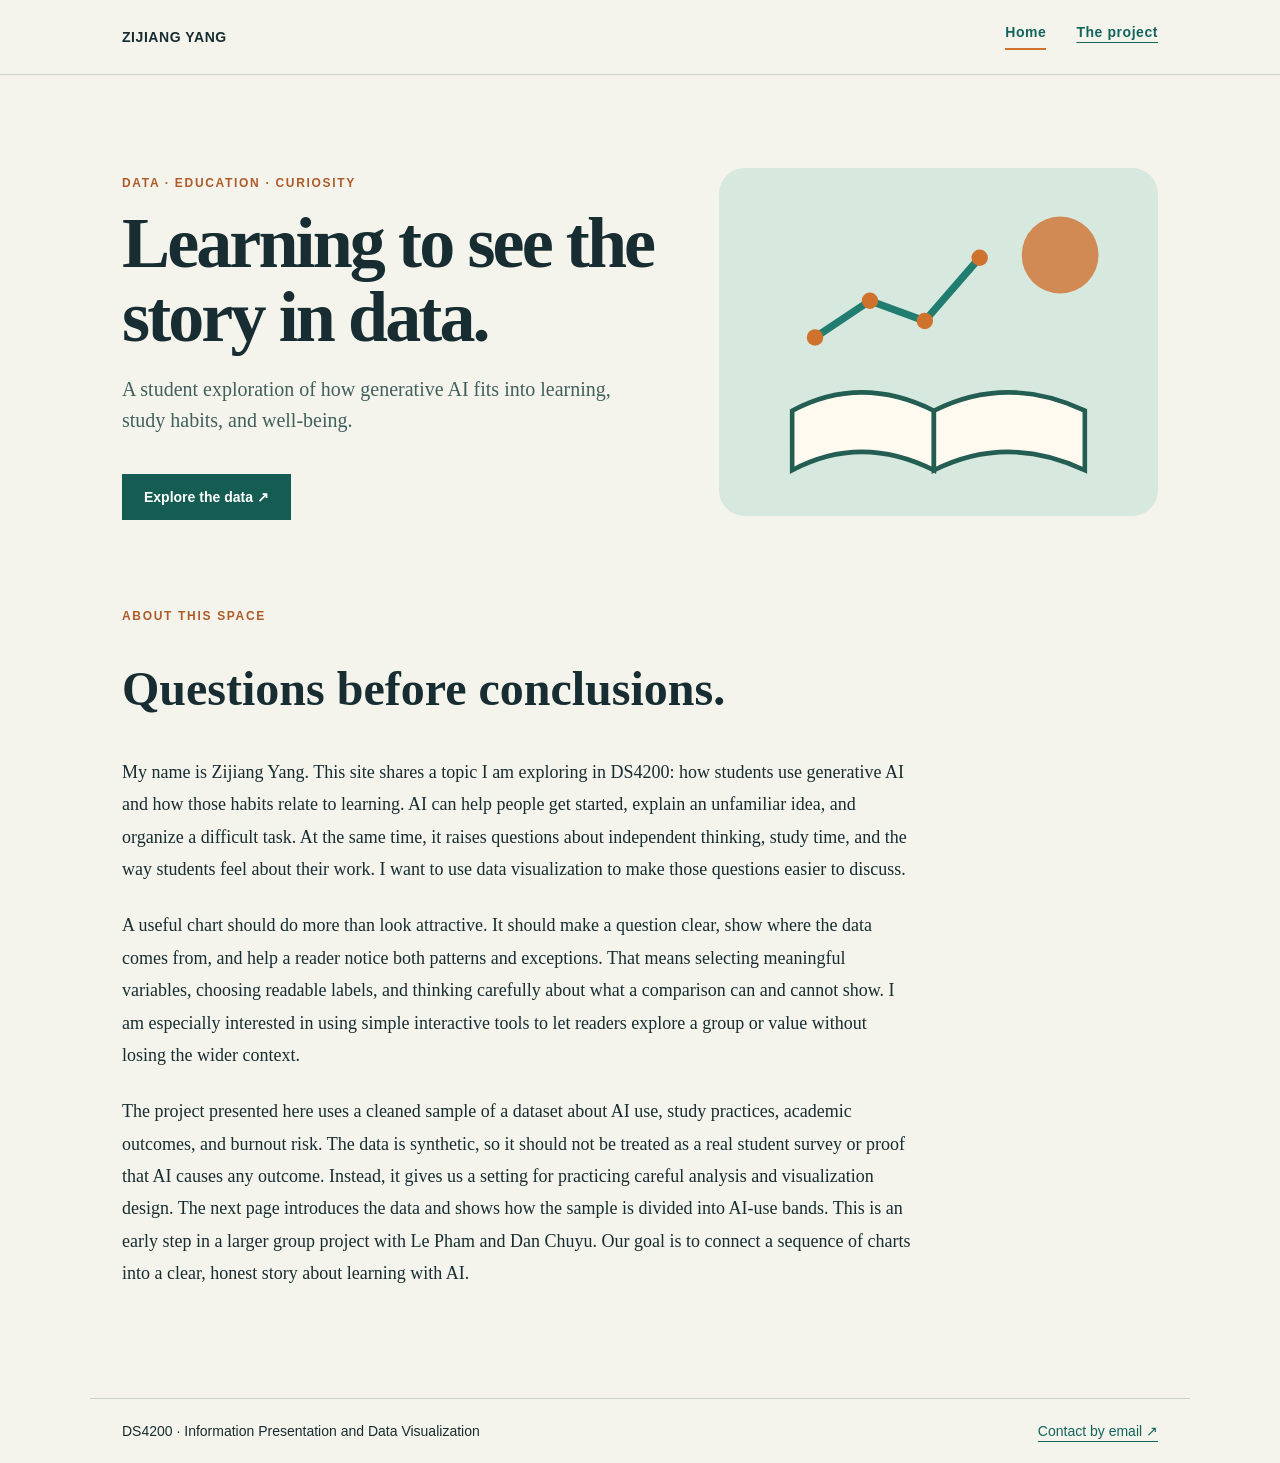
<file: index.html>
<!doctype html>
<html lang="en"><head><meta charset="utf-8"><meta name="viewport" content="width=device-width,initial-scale=1"><title>Zijiang Yang | Learning with data</title><link rel="stylesheet" href="style.css"></head>
<body><header><nav><a class="brand" href="index.html">ZIJIANG YANG</a><div><a href="index.html" aria-current="page">Home</a><a href="project.html">The project</a></div></nav></header>
<main><section class="hero"><div><p class="eyebrow">DATA · EDUCATION · CURIOSITY</p><h1>Learning to see the story in data.</h1><p class="lead">A student exploration of how generative AI fits into learning, study habits, and well-being.</p><a class="button" href="project.html">Explore the data <span aria-hidden="true">↗</span></a></div><img src="learning.svg" alt="Illustration of a book, data points, and a rising line"></section>
<section class="content"><p class="eyebrow">ABOUT THIS SPACE</p><h2>Questions before conclusions.</h2><p>My name is Zijiang Yang. This site shares a topic I am exploring in DS4200: how students use generative AI and how those habits relate to learning. AI can help people get started, explain an unfamiliar idea, and organize a difficult task. At the same time, it raises questions about independent thinking, study time, and the way students feel about their work. I want to use data visualization to make those questions easier to discuss.</p><p>A useful chart should do more than look attractive. It should make a question clear, show where the data comes from, and help a reader notice both patterns and exceptions. That means selecting meaningful variables, choosing readable labels, and thinking carefully about what a comparison can and cannot show. I am especially interested in using simple interactive tools to let readers explore a group or value without losing the wider context.</p><p>The project presented here uses a cleaned sample of a dataset about AI use, study practices, academic outcomes, and burnout risk. The data is synthetic, so it should not be treated as a real student survey or proof that AI causes any outcome. Instead, it gives us a setting for practicing careful analysis and visualization design. The next page introduces the data and shows how the sample is divided into AI-use bands. This is an early step in a larger group project with Le Pham and Dan Chuyu. Our goal is to connect a sequence of charts into a clear, honest story about learning with AI.</p></section></main><footer><span>DS4200 · Information Presentation and Data Visualization</span><a href="mailto:yang.zijia@northeastern.edu">Contact by email ↗</a></footer></body></html>
</file>
<file: style.css>
:root{font-family:Georgia,serif;color:#172d31;background:#f5f4ec}*{box-sizing:border-box}body{margin:0}header{border-bottom:1px solid #c9d3ca}nav,main,footer{max-width:1100px;margin:auto;padding:24px 32px}nav{display:flex;justify-content:space-between;align-items:center;font:600 14px Arial,sans-serif;letter-spacing:.04em}nav div{display:flex;gap:30px}a{color:#12645c;text-underline-offset:5px}.brand{text-decoration:none;color:#172d31}nav [aria-current]{border-bottom:2px solid #cf722e;text-decoration:none;padding-bottom:8px}.hero,.project-intro{display:grid;grid-template-columns:1.1fr .9fr;align-items:center;gap:60px;padding:65px 0}.hero img,.project-intro img{width:100%;max-height:400px}.eyebrow{font:700 12px Arial,sans-serif;letter-spacing:.14em;color:#ad5b27}h1{font-size:clamp(42px,6vw,72px);line-height:1.03;letter-spacing:-.04em;margin:16px 0}h2{font-size:clamp(32px,4vw,48px);line-height:1.1}h3{font-size:25px}.lead{font-size:20px;line-height:1.55;color:#41605d}.button{display:inline-block;background:#155d53;color:white;padding:15px 22px;text-decoration:none;font:700 14px Arial,sans-serif;margin-top:18px}.content{max-width:790px;padding:24px 0 60px;font-size:18px;line-height:1.8}.content p{margin:0 0 24px}.chart-card{background:#fff;border:1px solid #d9e2d9;padding:24px;margin:40px 0}.chart-head{display:flex;justify-content:space-between;align-items:center;gap:20px}.chart-head h3{margin:0}.chart-head span,.chart-detail{font:14px Arial,sans-serif;color:#526b67}.chart-card svg{width:100%;height:auto;overflow:visible}.bar{fill:#217d70}.bar:hover,.bar:focus{fill:#c56d31;outline:none}.axis{font:13px Arial,sans-serif}footer{border-top:1px solid #c9d3ca;display:flex;justify-content:space-between;gap:20px;font:14px Arial,sans-serif}@media(max-width:700px){nav,main,footer{padding:20px}.hero,.project-intro{grid-template-columns:1fr;gap:20px;padding:35px 0}.content{font-size:17px}.chart-head,footer{display:block}.chart-head span{display:block;margin-top:12px}footer a{display:block;margin-top:12px}}
</file>
